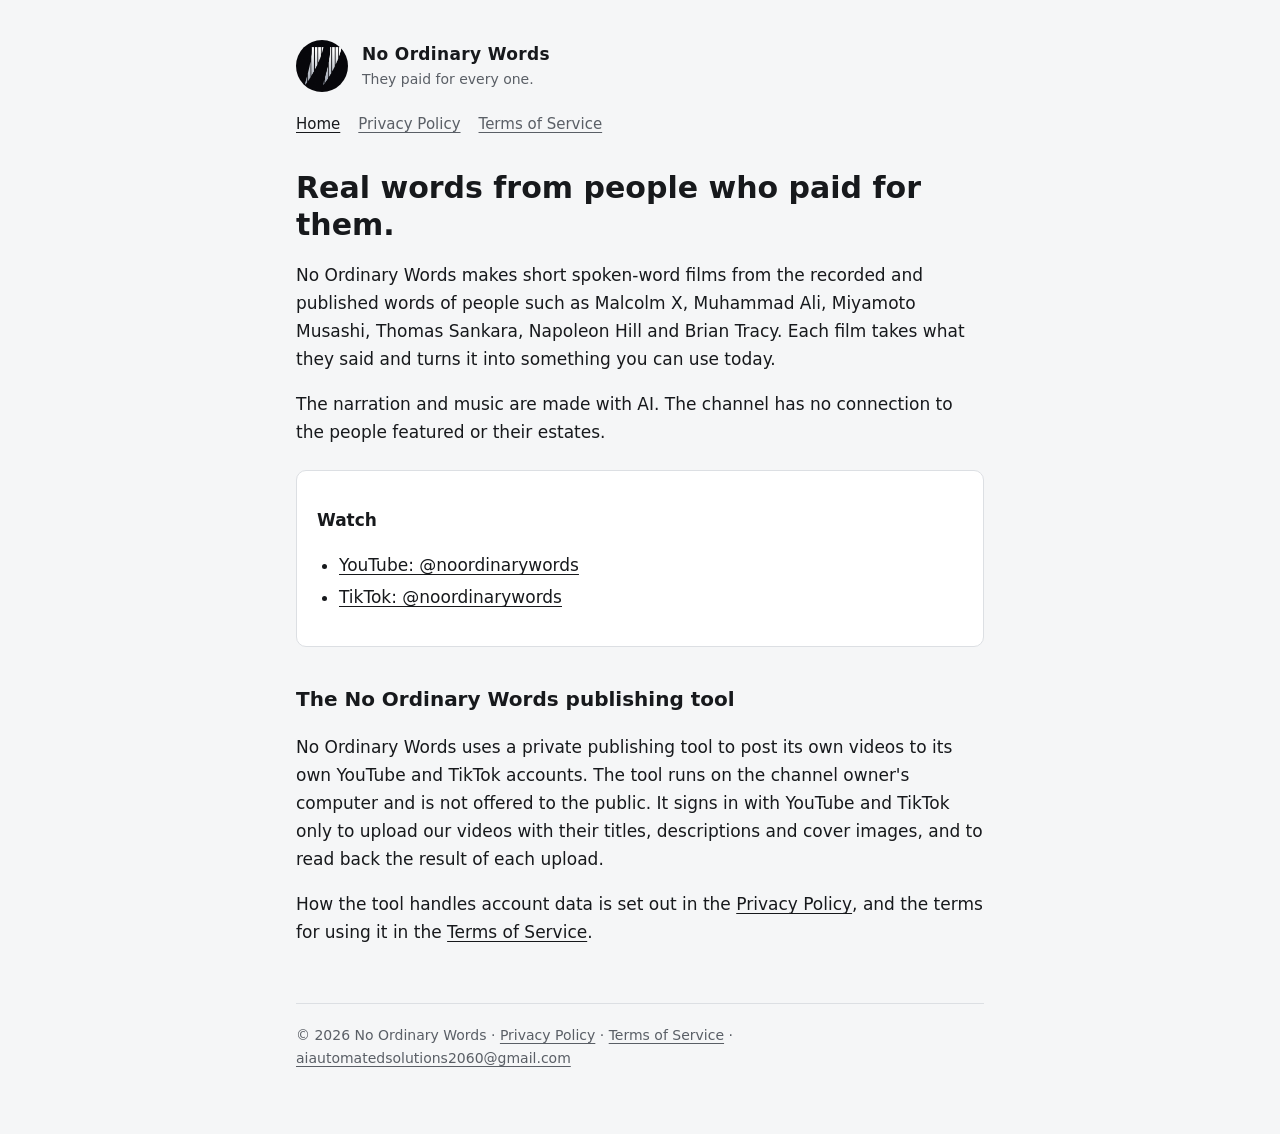
<file: index.html>
<!doctype html>
<html lang="en">
<head>
<meta charset="utf-8">
<meta name="viewport" content="width=device-width, initial-scale=1">
<title>No Ordinary Words</title>
<meta name="description" content="Short spoken-word films built on real words from people who paid for them.">
<link rel="icon" href="icon.png">
<link rel="stylesheet" href="style.css">
</head>
<body>
<div class="wrap">
  <header>
    <img src="icon.png" alt="">
    <div><a href="index.html">No Ordinary Words</a><span>They paid for every one.</span></div>
  </header>
  <nav>
    <a href="index.html" aria-current="page">Home</a>
    <a href="privacy.html">Privacy Policy</a>
    <a href="terms.html">Terms of Service</a>
  </nav>

  <h1>Real words from people who paid for them.</h1>
  <p>No Ordinary Words makes short spoken-word films from the recorded and published words of people such as Malcolm X, Muhammad Ali, Miyamoto Musashi, Thomas Sankara, Napoleon Hill and Brian Tracy. Each film takes what they said and turns it into something you can use today.</p>
  <p>The narration and music are made with AI. The channel has no connection to the people featured or their estates.</p>

  <div class="card">
    <p><strong>Watch</strong></p>
    <ul>
      <li><a href="https://www.youtube.com/@noordinarywords">YouTube: @noordinarywords</a></li>
      <li><a href="https://www.tiktok.com/@noordinarywords">TikTok: @noordinarywords</a></li>
    </ul>
  </div>

  <h2>The No Ordinary Words publishing tool</h2>
  <p>No Ordinary Words uses a private publishing tool to post its own videos to its own YouTube and TikTok accounts. The tool runs on the channel owner's computer and is not offered to the public. It signs in with YouTube and TikTok only to upload our videos with their titles, descriptions and cover images, and to read back the result of each upload.</p>
  <p>How the tool handles account data is set out in the <a href="privacy.html">Privacy Policy</a>, and the terms for using it in the <a href="terms.html">Terms of Service</a>.</p>

  <footer>
    &copy; 2026 No Ordinary Words &middot; <a href="privacy.html">Privacy Policy</a> &middot; <a href="terms.html">Terms of Service</a> &middot; <a href="mailto:aiautomatedsolutions2060@gmail.com">aiautomatedsolutions2060@gmail.com</a>
  </footer>
</div>
</body>
</html>
</file>
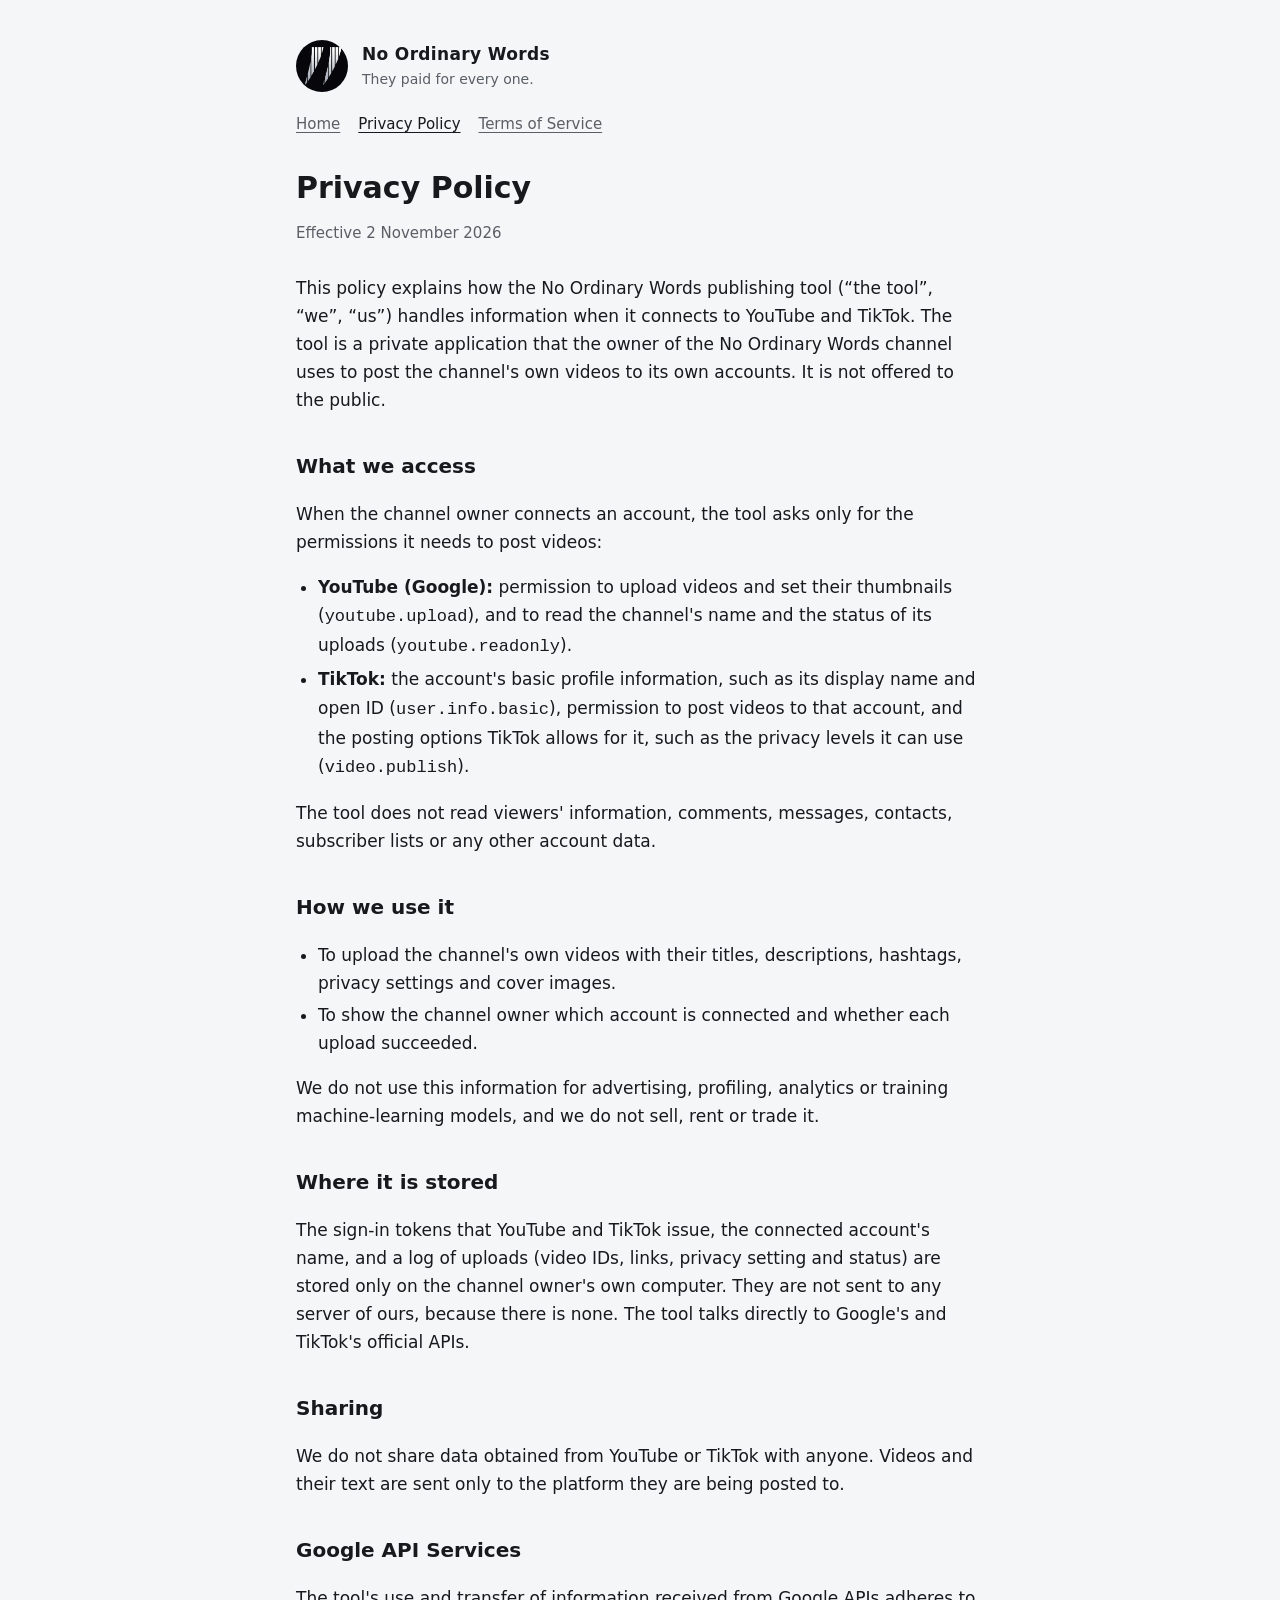
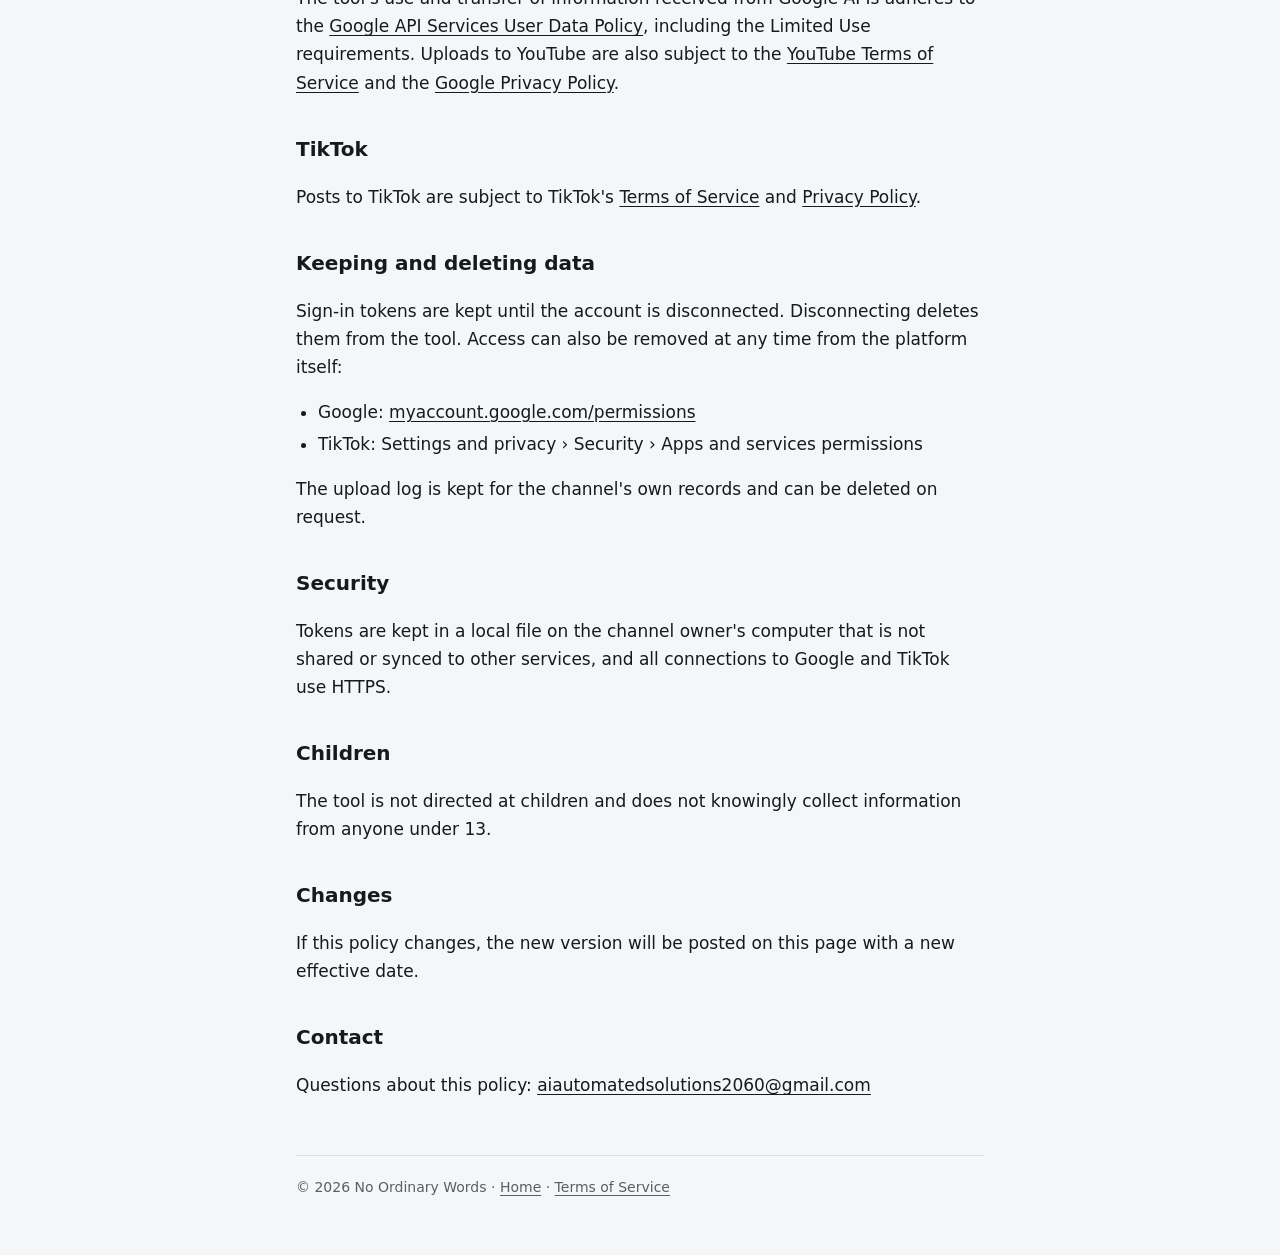
<file: privacy.html>
<!doctype html>
<html lang="en">
<head>
<meta charset="utf-8">
<meta name="viewport" content="width=device-width, initial-scale=1">
<title>Privacy Policy</title>
<meta name="description" content="How the No Ordinary Words publishing tool handles YouTube and TikTok account data.">
<link rel="icon" href="icon.png">
<link rel="stylesheet" href="style.css">
</head>
<body>
<div class="wrap">
  <header>
    <img src="icon.png" alt="">
    <div><a href="index.html">No Ordinary Words</a><span>They paid for every one.</span></div>
  </header>
  <nav>
    <a href="index.html">Home</a>
    <a href="privacy.html" aria-current="page">Privacy Policy</a>
    <a href="terms.html">Terms of Service</a>
  </nav>

  <h1>Privacy Policy</h1>
  <p class="meta">Effective 2 November 2026</p>

  <p>This policy explains how the No Ordinary Words publishing tool (“the tool”, “we”, “us”) handles information when it connects to YouTube and TikTok. The tool is a private application that the owner of the No Ordinary Words channel uses to post the channel's own videos to its own accounts. It is not offered to the public.</p>

  <h2>What we access</h2>
  <p>When the channel owner connects an account, the tool asks only for the permissions it needs to post videos:</p>
  <ul>
    <li><strong>YouTube (Google):</strong> permission to upload videos and set their thumbnails (<code>youtube.upload</code>), and to read the channel's name and the status of its uploads (<code>youtube.readonly</code>).</li>
    <li><strong>TikTok:</strong> the account's basic profile information, such as its display name and open ID (<code>user.info.basic</code>), permission to post videos to that account, and the posting options TikTok allows for it, such as the privacy levels it can use (<code>video.publish</code>).</li>
  </ul>
  <p>The tool does not read viewers' information, comments, messages, contacts, subscriber lists or any other account data.</p>

  <h2>How we use it</h2>
  <ul>
    <li>To upload the channel's own videos with their titles, descriptions, hashtags, privacy settings and cover images.</li>
    <li>To show the channel owner which account is connected and whether each upload succeeded.</li>
  </ul>
  <p>We do not use this information for advertising, profiling, analytics or training machine-learning models, and we do not sell, rent or trade it.</p>

  <h2>Where it is stored</h2>
  <p>The sign-in tokens that YouTube and TikTok issue, the connected account's name, and a log of uploads (video IDs, links, privacy setting and status) are stored only on the channel owner's own computer. They are not sent to any server of ours, because there is none. The tool talks directly to Google's and TikTok's official APIs.</p>

  <h2>Sharing</h2>
  <p>We do not share data obtained from YouTube or TikTok with anyone. Videos and their text are sent only to the platform they are being posted to.</p>

  <h2>Google API Services</h2>
  <p>The tool's use and transfer of information received from Google APIs adheres to the <a href="https://developers.google.com/terms/api-services-user-data-policy">Google API Services User Data Policy</a>, including the Limited Use requirements. Uploads to YouTube are also subject to the <a href="https://www.youtube.com/t/terms">YouTube Terms of Service</a> and the <a href="https://policies.google.com/privacy">Google Privacy Policy</a>.</p>

  <h2>TikTok</h2>
  <p>Posts to TikTok are subject to TikTok's <a href="https://www.tiktok.com/legal/page/global/terms-of-service/en">Terms of Service</a> and <a href="https://www.tiktok.com/legal/page/global/privacy-policy/en">Privacy Policy</a>.</p>

  <h2>Keeping and deleting data</h2>
  <p>Sign-in tokens are kept until the account is disconnected. Disconnecting deletes them from the tool. Access can also be removed at any time from the platform itself:</p>
  <ul>
    <li>Google: <a href="https://myaccount.google.com/permissions">myaccount.google.com/permissions</a></li>
    <li>TikTok: Settings and privacy › Security › Apps and services permissions</li>
  </ul>
  <p>The upload log is kept for the channel's own records and can be deleted on request.</p>

  <h2>Security</h2>
  <p>Tokens are kept in a local file on the channel owner's computer that is not shared or synced to other services, and all connections to Google and TikTok use HTTPS.</p>

  <h2>Children</h2>
  <p>The tool is not directed at children and does not knowingly collect information from anyone under 13.</p>

  <h2>Changes</h2>
  <p>If this policy changes, the new version will be posted on this page with a new effective date.</p>

  <h2>Contact</h2>
  <p>Questions about this policy: <a href="mailto:aiautomatedsolutions2060@gmail.com">aiautomatedsolutions2060@gmail.com</a></p>

  <footer>
    &copy; 2026 No Ordinary Words &middot; <a href="index.html">Home</a> &middot; <a href="terms.html">Terms of Service</a>
  </footer>
</div>
</body>
</html>
</file>
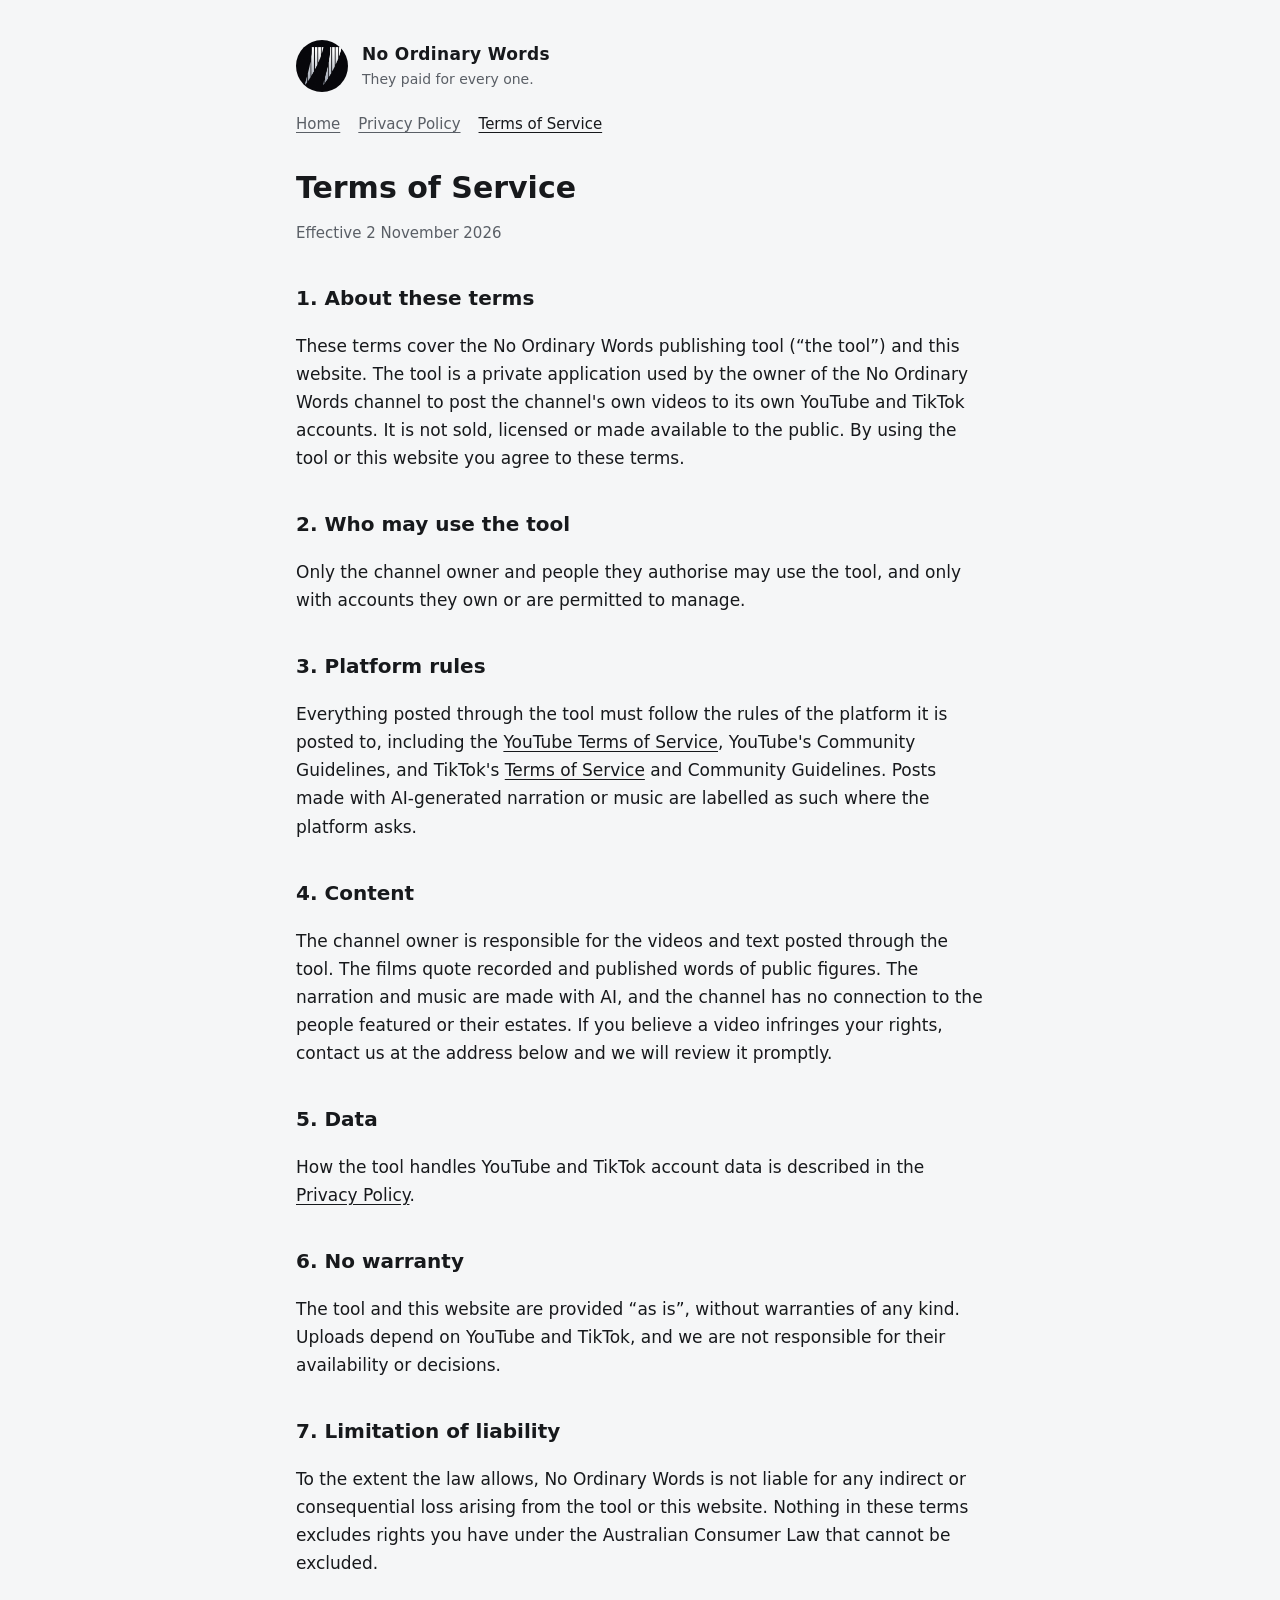
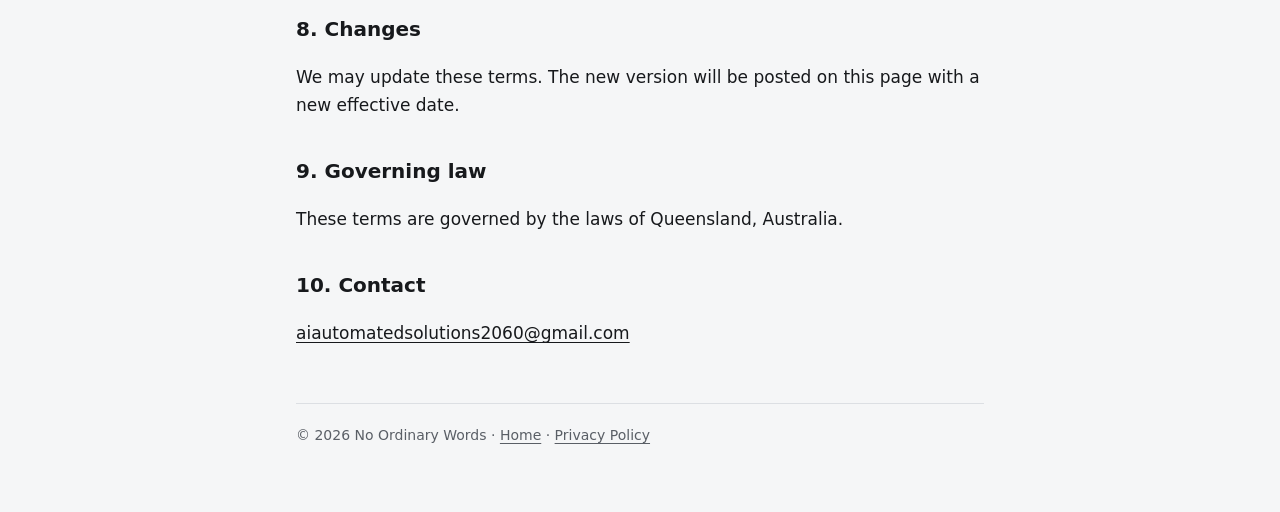
<file: terms.html>
<!doctype html>
<html lang="en">
<head>
<meta charset="utf-8">
<meta name="viewport" content="width=device-width, initial-scale=1">
<title>Terms of Service</title>
<meta name="description" content="Terms for the No Ordinary Words publishing tool and channel.">
<link rel="icon" href="icon.png">
<link rel="stylesheet" href="style.css">
</head>
<body>
<div class="wrap">
  <header>
    <img src="icon.png" alt="">
    <div><a href="index.html">No Ordinary Words</a><span>They paid for every one.</span></div>
  </header>
  <nav>
    <a href="index.html">Home</a>
    <a href="privacy.html">Privacy Policy</a>
    <a href="terms.html" aria-current="page">Terms of Service</a>
  </nav>

  <h1>Terms of Service</h1>
  <p class="meta">Effective 2 November 2026</p>

  <h2>1. About these terms</h2>
  <p>These terms cover the No Ordinary Words publishing tool (“the tool”) and this website. The tool is a private application used by the owner of the No Ordinary Words channel to post the channel's own videos to its own YouTube and TikTok accounts. It is not sold, licensed or made available to the public. By using the tool or this website you agree to these terms.</p>

  <h2>2. Who may use the tool</h2>
  <p>Only the channel owner and people they authorise may use the tool, and only with accounts they own or are permitted to manage.</p>

  <h2>3. Platform rules</h2>
  <p>Everything posted through the tool must follow the rules of the platform it is posted to, including the <a href="https://www.youtube.com/t/terms">YouTube Terms of Service</a>, YouTube's Community Guidelines, and TikTok's <a href="https://www.tiktok.com/legal/page/global/terms-of-service/en">Terms of Service</a> and Community Guidelines. Posts made with AI-generated narration or music are labelled as such where the platform asks.</p>

  <h2>4. Content</h2>
  <p>The channel owner is responsible for the videos and text posted through the tool. The films quote recorded and published words of public figures. The narration and music are made with AI, and the channel has no connection to the people featured or their estates. If you believe a video infringes your rights, contact us at the address below and we will review it promptly.</p>

  <h2>5. Data</h2>
  <p>How the tool handles YouTube and TikTok account data is described in the <a href="privacy.html">Privacy Policy</a>.</p>

  <h2>6. No warranty</h2>
  <p>The tool and this website are provided “as is”, without warranties of any kind. Uploads depend on YouTube and TikTok, and we are not responsible for their availability or decisions.</p>

  <h2>7. Limitation of liability</h2>
  <p>To the extent the law allows, No Ordinary Words is not liable for any indirect or consequential loss arising from the tool or this website. Nothing in these terms excludes rights you have under the Australian Consumer Law that cannot be excluded.</p>

  <h2>8. Changes</h2>
  <p>We may update these terms. The new version will be posted on this page with a new effective date.</p>

  <h2>9. Governing law</h2>
  <p>These terms are governed by the laws of Queensland, Australia.</p>

  <h2>10. Contact</h2>
  <p><a href="mailto:aiautomatedsolutions2060@gmail.com">aiautomatedsolutions2060@gmail.com</a></p>

  <footer>
    &copy; 2026 No Ordinary Words &middot; <a href="index.html">Home</a> &middot; <a href="privacy.html">Privacy Policy</a>
  </footer>
</div>
</body>
</html>
</file>
<file: style.css>
:root {
  --bg: #0e0f11;
  --panel: #16181b;
  --text: #e6e7e9;
  --muted: #a3a7ad;
  --line: #2a2d32;
  --accent: #c9ccd1;
  --link: #dfe2e6;
}
@media (prefers-color-scheme: light) {
  :root {
    --bg: #f5f6f7;
    --panel: #ffffff;
    --text: #17191c;
    --muted: #5a5f66;
    --line: #dcdfe3;
    --accent: #3a3e44;
    --link: #17191c;
  }
}
* { box-sizing: border-box; }
html { -webkit-text-size-adjust: 100%; }
body {
  margin: 0;
  background: var(--bg);
  color: var(--text);
  font: 17px/1.65 system-ui, -apple-system, "Segoe UI", Roboto, Helvetica, Arial, sans-serif;
}
.wrap { max-width: 720px; margin: 0 auto; padding: 40px 16px 64px; }
header { display: flex; align-items: center; gap: 14px; margin-bottom: 32px; }
header img { width: 52px; height: 52px; border-radius: 50%; }
header a { color: var(--text); text-decoration: none; font-weight: 600; letter-spacing: .02em; }
header span { display: block; color: var(--muted); font-size: 14px; font-weight: 400; }
nav { display: flex; flex-wrap: wrap; gap: 6px 18px; margin: -12px 0 32px; font-size: 15px; }
nav a { color: var(--muted); }
nav a[aria-current] { color: var(--text); }
h1 { font-size: 30px; line-height: 1.25; margin: 0 0 8px; }
h2 { font-size: 20px; margin: 36px 0 8px; }
p, li { color: var(--text); }
ul { padding-left: 22px; }
li { margin: 4px 0; }
a { color: var(--link); text-underline-offset: 3px; }
.meta { color: var(--muted); font-size: 15px; margin-bottom: 28px; }
.card { background: var(--panel); border: 1px solid var(--line); border-radius: 10px; padding: 18px 20px; margin: 24px 0; }
footer { margin-top: 56px; padding-top: 20px; border-top: 1px solid var(--line); color: var(--muted); font-size: 14px; }
footer a { color: var(--muted); }
</file>
